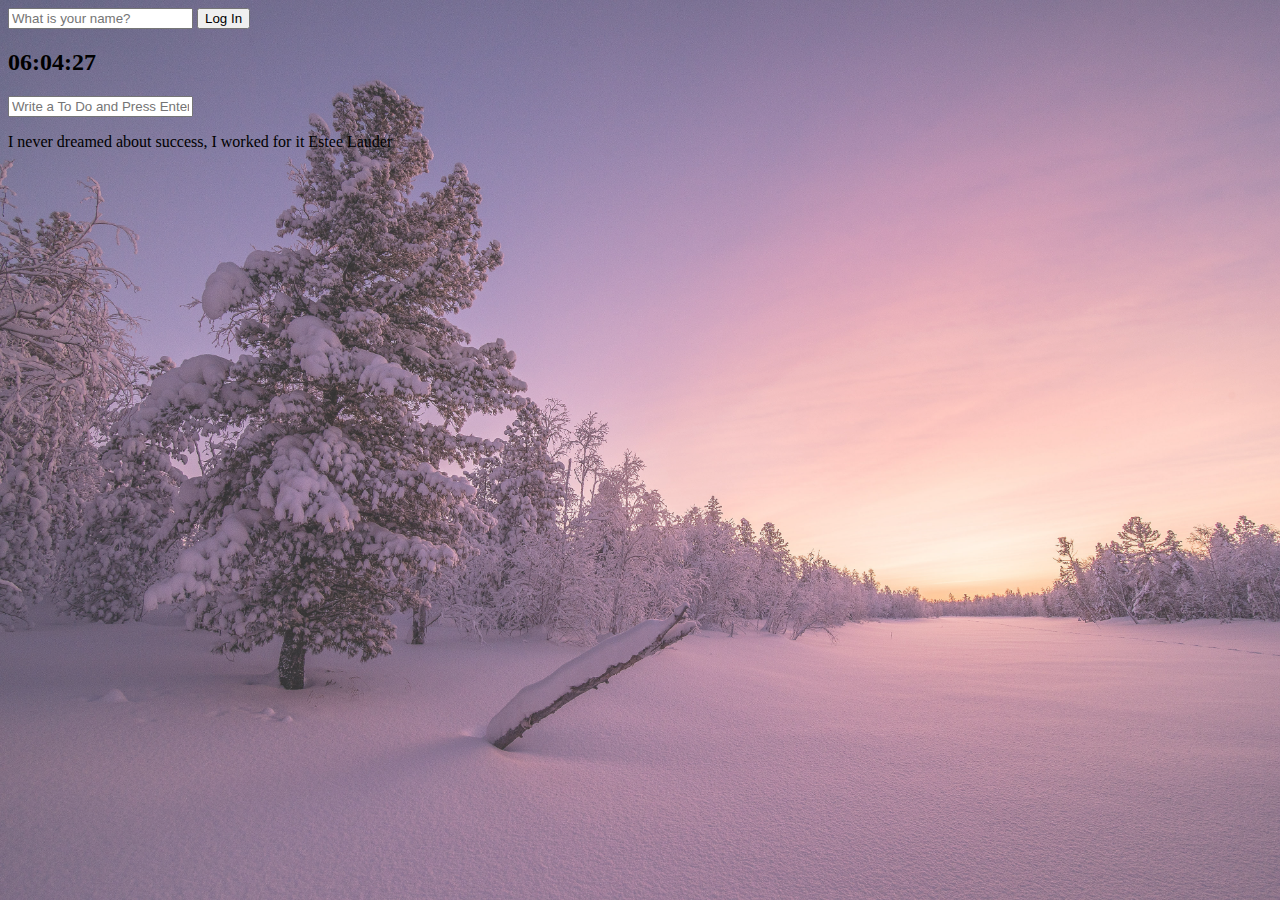
<file: index.html>
<!DOCTYPE html>
<html lang="ko">
  <head>
    <title>Momentum App</title>
    <link rel="stylesheet" href="css/style.css" />
  </head>
  <body>
    <form class="hidden" id="login-form">
      <input
        required
        maxlength="15"
        type="text"
        placeholder="What is your name?"
      />
      <button>Log In</button>
    </form>
    <h2 id="clock">00:00:00</h2>
    <h1 id="greeting" class="hidden"></h1>
    <form id="todo-form">
      <input type="text" placeholder="Write a To Do and Press Enter" required/>
    </form>
    <ul id="todo-list">
    </ul>
    <div id="quote">
      <span></span>
      <span></span>
    </div>
    <div id="weather">
      <span></span>
      <span></span>
    </div>
    <script src="js/quotes.js"></script>
    <script src="js/greeting.js"></script>
    <script src="js/clock.js"></script>
    <script src="js/background.js"></script>
    <script src="js/todo.js"></script>
    <script src="js/weather.js"></script>
  </body>
</html>
</file>
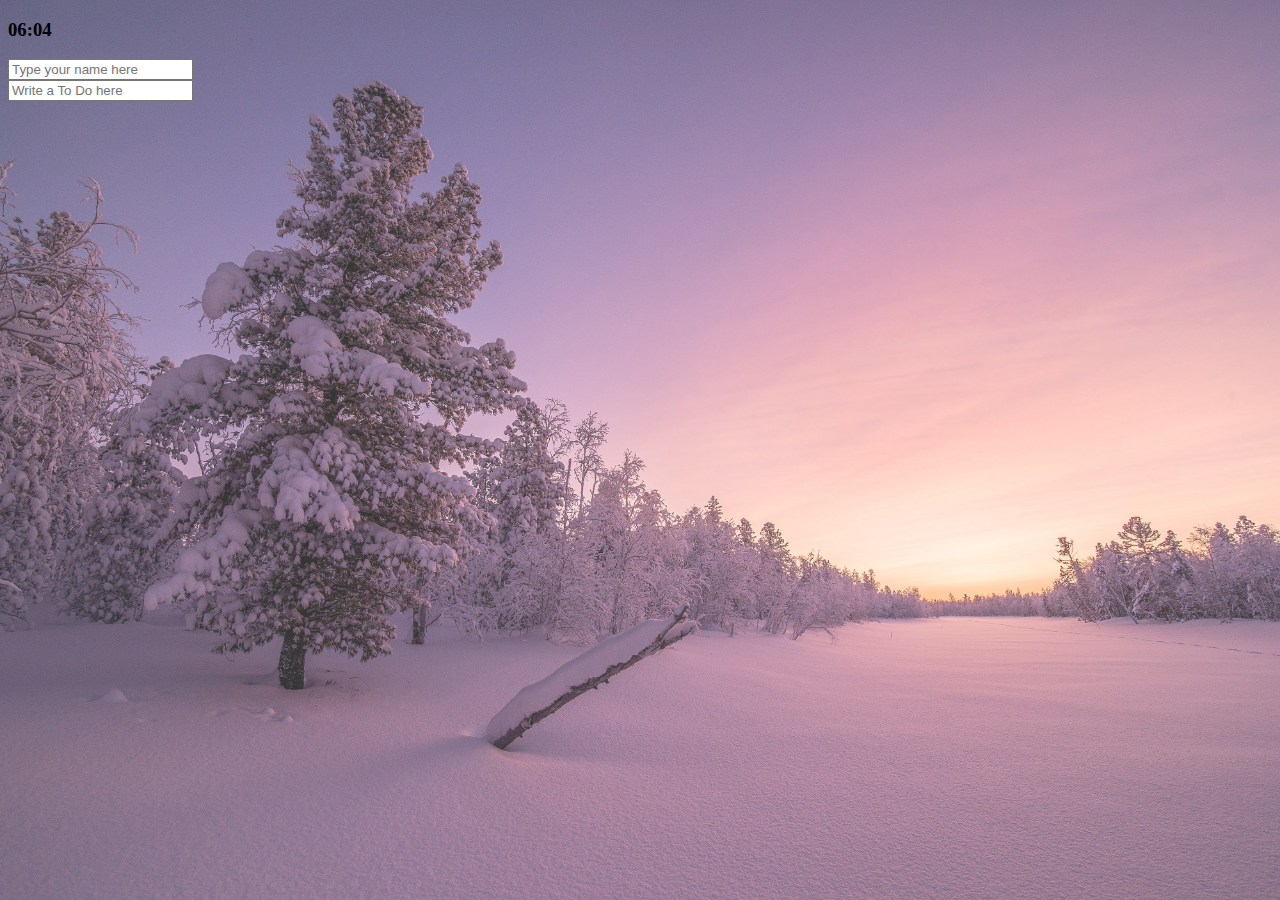
<file: new/index.html>
<!DOCTYPE html>
<html lang="ko">
<head>
    <title>momentum App</title>
    <link rel="stylesheet" href="./css/style.css">
</head>
<body>
    <div class="centter">
        <h2 id="watch">00:00</h2>
        <form id="login-form">
            <input type="text" placeholder="Type your name here" required>
            <div id="hello_name" class="hidden" >hello~</div>
        </form>
        <form id="TodoInput">
            <input type="text" placeholder="Write a To Do here" required>
        </form>
        <ul id="TodoList"></ul>
    </div>
    
    <div id="weather">
        <span></span>
        <span></span>
    </div>
    
    <div id="background"></div>
    <script src="./js/name.js"></script>
    <script src="./js/watch.js"></script>
    <script src="./js/todo.js"></script>
    <script src="./js/weather.js"></script>
    <script src="./js/background.js"></script>
</body>
</html>
</file>
<file: css/style.css>
.hidden {
  display: none;
}
img {
  position:absolute;
  width:100%;
  height:100%;
  left: 0px;
  top: 0px;
  right:0px;
  bottom:0px;
  z-index: -1;
  opacity:80%;
  }
</file>
<file: new/css/style.css>
img {
    position:absolute;
    width:100%;
    height:100%;
    left: 0px;
    top: 0px;
    right:0px;
    bottom:0px;
    z-index: -1;
    opacity:80%;
    }

.hidden{
    display: none;
}
ul {
    list-style: none;
}
h2 {
    display: block;
    font-size: 1.17em;
    margin-block-start: 1em;
    margin-block-end: 1em;
    margin-inline-start: 0px;
    margin-inline-end: 0px;
    font-weight: bold;
}
</file>
